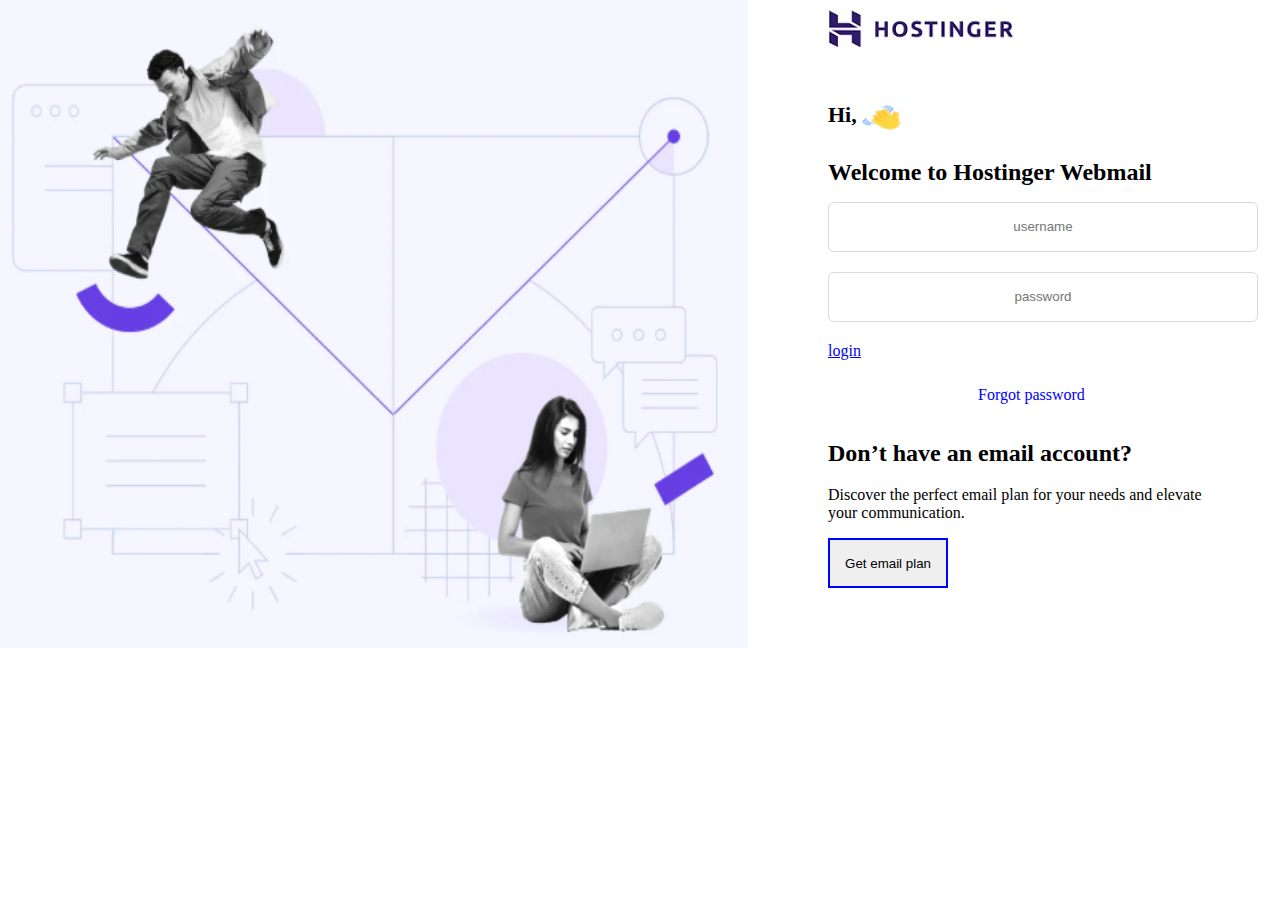
<file: log/login.html>
<html>
<head>
	<meta charset="utf-8">
	<meta name="viewport" content="width=device-width, initial-scale=1">
	<title>login</title>
<link rel="stylesheet" type="text/css" href="./css/style.css"> 
</head>
<body>

    <container>

        <div class="form">
            <div class="img">
                <img src="./images/login.png">
            </div>
            <div class="text">
                <div class="h-logo">
                    <img src="./images/hostinger logo.jpg" style="color: blue;">
                </div>
                <div class="h">
                    <h1 style="font-size: 22px;">Hi,</h1>
                    <img src="./images/hand.png">
                </div>
                <h1 style="font-size: 24px;">Welcome to Hostinger Webmail</h1>
                <form>
                    <input type="text" name="username" placeholder="username">
                    <input type="text" name="password" placeholder="password">
                   <a href="C:\Users\ADMIN\Desktop\hillcross_frontendclass\Assignment\project-1\index.html">login</a>
                    <p style="color: blue;">Forgot password</p> 
                </form>

            <h2>Don’t have an email account?</h2>
            <p style="width: 400px;">Discover the perfect email plan for your needs and elevate your communication.</p>
            <button style="border: solid 2px blue; width: 120px; height: 50px;">Get email plan</button>
        
            </div>
            
        </div>
    </container>
    
</body>
</html>
</file>
<file: log/css/style.css>
*{
border: 0;
box-sizing: border-box;


}
.form{
	/* border: solid 2px #ff0000; */
	display: flex;
	gap: 80px;
}

.form .img{
	margin-left: -10px;
	margin-top: -10px;
	/* border: solid 2px red; */
}
.form .img img{
	width: 750px;
	height: 650px;
}

.form .text .h{
	display: flex;
	align-items: center;
	/* border: solid 2px red; */
}

.form .text .h-logo{
	margin-bottom: 40px;
	
}
.text form input{
	width: 430px;
	margin-bottom: 10px;
	border-radius: 6px;
	border: solid 0.5px #dad9da;
	height: 50px;
}
form input::placeholder{
	text-align: center;
}

form button {
	background-color: blue;
	width: 430px;
	margin-bottom: 10px;
	border-radius: 6px;
	border: solid 0.5px #dad9da;
	height: 40px;
	color: white;
}
form p{
	margin-left: 150px;
}

.text .h img{
	width: 55px;
	height: 35px;
	
}
.form .text form{
	display: flex;
	flex-direction: column;
	gap: 10px;
	width: 420px;
}
</file>
